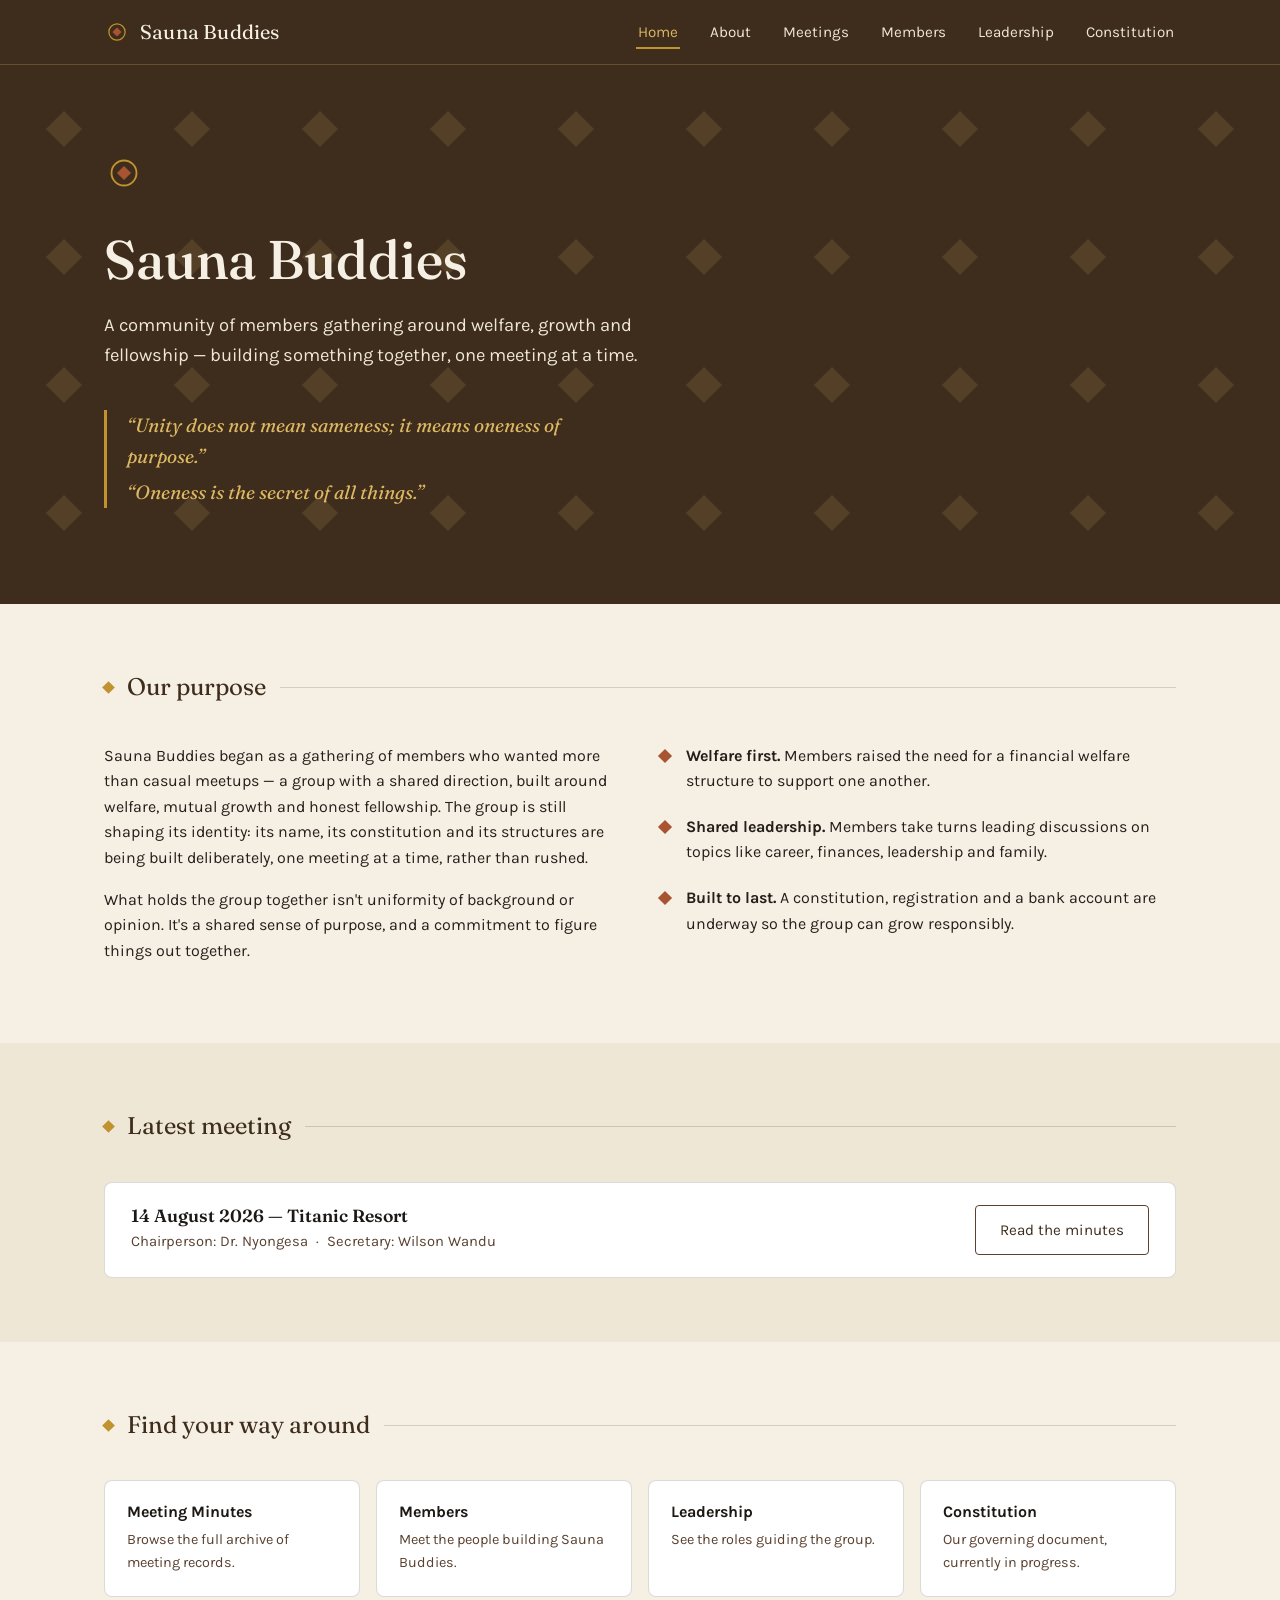
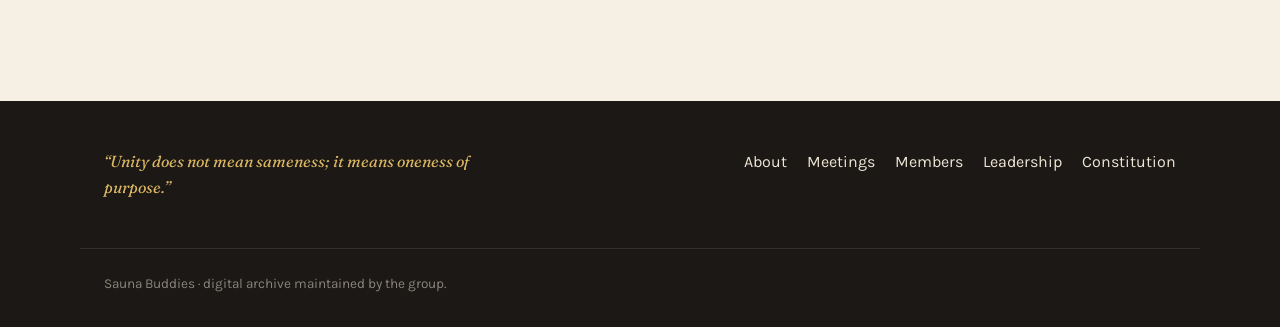
<file: index.html>
<!DOCTYPE html>
<html lang="en">
<head>
<meta charset="UTF-8">
<meta name="viewport" content="width=device-width, initial-scale=1.0">
<title>Sauna Buddies — Oneness of Purpose</title>
<meta name="description" content="Sauna Buddies is a community of members building a shared purpose around welfare, growth and fellowship. Explore our meetings, leadership and constitution.">
<link rel="icon" type="image/svg+xml" href="assets/favicon.svg">
<link rel="preconnect" href="https://fonts.googleapis.com">
<link rel="preconnect" href="https://fonts.gstatic.com" crossorigin>
<link href="https://fonts.googleapis.com/css2?family=Fraunces:opsz,wght@9..144,500;9..144,600&family=Karla:wght@400;500;700&display=swap" rel="stylesheet">
<link rel="stylesheet" href="css/style.css">
</head>
<body>

<header class="site-header">
  <nav class="nav">
    <a class="nav-brand" href="index.html">
      <svg class="nav-mark" viewBox="0 0 64 64" aria-hidden="true">
        <rect width="64" height="64" rx="10" fill="#3E2C1C"/>
        <circle cx="32" cy="32" r="20" fill="none" stroke="#C0932F" stroke-width="3"/>
        <rect x="24" y="24" width="16" height="16" transform="rotate(45 32 32)" fill="#A85332"/>
      </svg>
      Sauna Buddies
    </a>
    <button class="nav-toggle" aria-label="Toggle navigation" aria-expanded="false">Menu</button>
    <ul class="nav-links">
      <li><a href="index.html" aria-current="page">Home</a></li>
      <li><a href="about.html">About</a></li>
      <li><a href="meetings.html">Meetings</a></li>
      <li><a href="members.html">Members</a></li>
      <li><a href="leadership.html">Leadership</a></li>
      <li><a href="constitution.html">Constitution</a></li>
    </ul>
  </nav>
</header>

<main>

  <section class="hero">
    <svg class="hero-pattern" viewBox="0 0 400 200" preserveAspectRatio="xMidYMid slice" aria-hidden="true">
      <defs>
        <pattern id="weave" width="40" height="40" patternUnits="userSpaceOnUse">
          <rect x="16" y="16" width="8" height="8" transform="rotate(45 20 20)" fill="#DCB863"/>
        </pattern>
      </defs>
      <rect width="400" height="200" fill="url(#weave)"/>
    </svg>
    <div class="hero-inner">
      <svg class="hero-eyebrow-mark" viewBox="0 0 64 64" aria-hidden="true">
        <circle cx="32" cy="32" r="20" fill="none" stroke="#C0932F" stroke-width="3"/>
        <rect x="24" y="24" width="16" height="16" transform="rotate(45 32 32)" fill="#A85332"/>
      </svg>
      <h1>Sauna Buddies</h1>
      <p class="hero-lede">A community of members gathering around welfare, growth and fellowship &mdash; building something together, one meeting at a time.</p>
      <div class="hero-quote">
        <p>&ldquo;Unity does not mean sameness; it means oneness of purpose.&rdquo;</p>
        <p>&ldquo;Oneness is the secret of all things.&rdquo;</p>
      </div>
    </div>
  </section>

  <section>
    <div class="container">
      <div class="section-divider">
        <span class="diamond"></span>
        <span class="section-label">Our purpose</span>
        <span class="rule"></span>
      </div>
      <div class="grid-2">
        <div>
          <p>Sauna Buddies began as a gathering of members who wanted more than casual meetups &mdash; a group with a shared direction, built around welfare, mutual growth and honest fellowship. The group is still shaping its identity: its name, its constitution and its structures are being built deliberately, one meeting at a time, rather than rushed.</p>
          <p>What holds the group together isn't uniformity of background or opinion. It's a shared sense of purpose, and a commitment to figure things out together.</p>
        </div>
        <div>
          <ul class="principles-list">
            <li>
              <span class="principle-mark"></span>
              <div><strong>Welfare first.</strong> Members raised the need for a financial welfare structure to support one another.</div>
            </li>
            <li>
              <span class="principle-mark"></span>
              <div><strong>Shared leadership.</strong> Members take turns leading discussions on topics like career, finances, leadership and family.</div>
            </li>
            <li>
              <span class="principle-mark"></span>
              <div><strong>Built to last.</strong> A constitution, registration and a bank account are underway so the group can grow responsibly.</div>
            </li>
          </ul>
        </div>
      </div>
    </div>
  </section>

  <section class="on-dim">
    <div class="container">
      <div class="section-divider">
        <span class="diamond"></span>
        <span class="section-label">Latest meeting</span>
        <span class="rule"></span>
      </div>
      <div class="meeting-row">
        <div class="meeting-info">
          <h3>14 August 2026 &mdash; Titanic Resort</h3>
          <p>Chairperson: Dr. Nyongesa &nbsp;&middot;&nbsp; Secretary: Wilson Wandu</p>
        </div>
        <a class="btn btn-outline-dark" href="meetings/2026-08-14.html">Read the minutes</a>
      </div>
    </div>
  </section>

  <section>
    <div class="container">
      <div class="section-divider">
        <span class="diamond"></span>
        <span class="section-label">Find your way around</span>
        <span class="rule"></span>
      </div>
      <div class="quick-links">
        <a class="quick-link-card" href="meetings.html">
          <h4>Meeting Minutes</h4>
          <p>Browse the full archive of meeting records.</p>
        </a>
        <a class="quick-link-card" href="members.html">
          <h4>Members</h4>
          <p>Meet the people building Sauna Buddies.</p>
        </a>
        <a class="quick-link-card" href="leadership.html">
          <h4>Leadership</h4>
          <p>See the roles guiding the group.</p>
        </a>
        <a class="quick-link-card" href="constitution.html">
          <h4>Constitution</h4>
          <p>Our governing document, currently in progress.</p>
        </a>
      </div>
    </div>
  </section>

</main>

<footer class="site-footer">
  <div class="container footer-inner">
    <p class="footer-quote">&ldquo;Unity does not mean sameness; it means oneness of purpose.&rdquo;</p>
    <ul class="footer-links">
      <li><a href="about.html">About</a></li>
      <li><a href="meetings.html">Meetings</a></li>
      <li><a href="members.html">Members</a></li>
      <li><a href="leadership.html">Leadership</a></li>
      <li><a href="constitution.html">Constitution</a></li>
    </ul>
  </div>
  <div class="container footer-fine">Sauna Buddies &middot; digital archive maintained by the group.</div>
</footer>

<script src="js/main.js"></script>
</body>
</html>
</file>
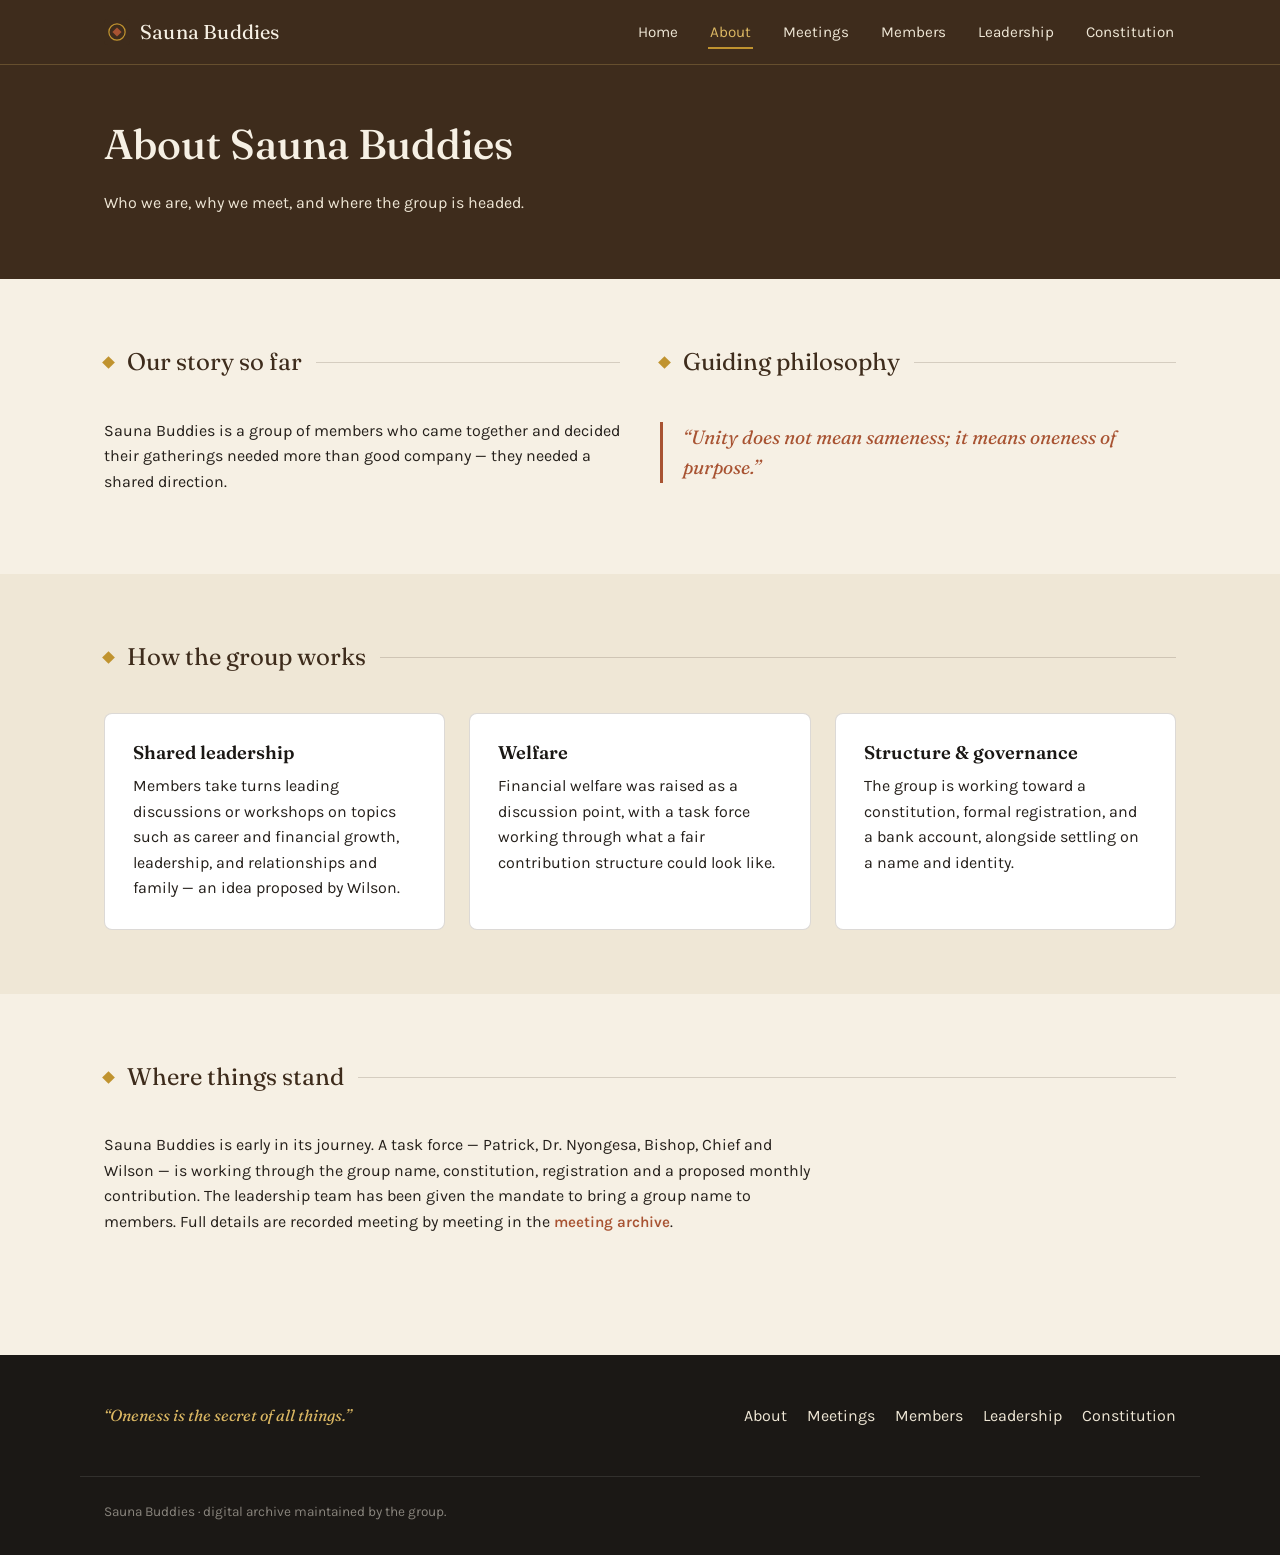
<file: about.html>
<!DOCTYPE html>
<html lang="en">
<head>
<meta charset="UTF-8">
<meta name="viewport" content="width=device-width, initial-scale=1.0">
<title>About — Sauna Buddies</title>
<meta name="description" content="About Sauna Buddies: our purpose, principles and how the group is organised.">
<link rel="icon" type="image/svg+xml" href="assets/favicon.svg">
<link rel="preconnect" href="https://fonts.googleapis.com">
<link rel="preconnect" href="https://fonts.gstatic.com" crossorigin>
<link href="https://fonts.googleapis.com/css2?family=Fraunces:opsz,wght@9..144,500;9..144,600&family=Karla:wght@400;500;700&display=swap" rel="stylesheet">
<link rel="stylesheet" href="css/style.css">
</head>
<body>

<header class="site-header">
  <nav class="nav">
    <a class="nav-brand" href="index.html">
      <svg class="nav-mark" viewBox="0 0 64 64" aria-hidden="true">
        <rect width="64" height="64" rx="10" fill="#3E2C1C"/>
        <circle cx="32" cy="32" r="20" fill="none" stroke="#C0932F" stroke-width="3"/>
        <rect x="24" y="24" width="16" height="16" transform="rotate(45 32 32)" fill="#A85332"/>
      </svg>
      Sauna Buddies
    </a>
    <button class="nav-toggle" aria-label="Toggle navigation" aria-expanded="false">Menu</button>
    <ul class="nav-links">
      <li><a href="index.html">Home</a></li>
      <li><a href="about.html" aria-current="page">About</a></li>
      <li><a href="meetings.html">Meetings</a></li>
      <li><a href="members.html">Members</a></li>
      <li><a href="leadership.html">Leadership</a></li>
      <li><a href="constitution.html">Constitution</a></li>
    </ul>
  </nav>
</header>

<main>
  <div class="page-header">
    <div class="container">
      <h1>About Sauna Buddies</h1>
      <p>Who we are, why we meet, and where the group is headed.</p>
    </div>
  </div>

  <section>
    <div class="container">
      <div class="grid-2">
        <div>
          <div class="section-divider"><span class="diamond"></span><span class="section-label">Our story so far</span><span class="rule"></span></div>
          <p>Sauna Buddies is a group of members who came together and decided their gatherings needed more than good company &mdash; they needed a shared direction. </p>
        
        </div>
        <div>
          <div class="section-divider"><span class="diamond"></span><span class="section-label">Guiding philosophy</span><span class="rule"></span></div>
          <div class="hero-quote" style="border-color:#A85332;">
            <p style="color:#A85332;">&ldquo;Unity does not mean sameness; it means oneness of purpose.&rdquo;</p>
          </div>
          
        </div>
      </div>
    </div>
  </section>

  <section class="on-dim">
    <div class="container">
      <div class="section-divider"><span class="diamond"></span><span class="section-label">How the group works</span><span class="rule"></span></div>
      <div class="card-grid">
        <div class="card">
          <h3>Shared leadership</h3>
          <p>Members take turns leading discussions or workshops on topics such as career and financial growth, leadership, and relationships and family &mdash; an idea proposed by Wilson.</p>
        </div>
        <div class="card">
          <h3>Welfare</h3>
          <p>Financial welfare was raised as a discussion point, with a task force working through what a fair contribution structure could look like.</p>
        </div>
        <div class="card">
          <h3>Structure &amp; governance</h3>
          <p>The group is working toward a constitution, formal registration, and a bank account, alongside settling on a name and identity.</p>
        </div>
      </div>
    </div>
  </section>

  <section>
    <div class="container">
      <div class="section-divider"><span class="diamond"></span><span class="section-label">Where things stand</span><span class="rule"></span></div>
      <p>Sauna Buddies is early in its journey. A task force &mdash; Patrick, Dr. Nyongesa, Bishop, Chief and Wilson &mdash; is working through the group name, constitution, registration and a proposed monthly contribution. The leadership team has been given the mandate to bring a group name to members. Full details are recorded meeting by meeting in the <a class="link-arrow" href="meetings.html">meeting archive</a>.</p>
    </div>
  </section>
</main>

<footer class="site-footer">
  <div class="container footer-inner">
    <p class="footer-quote">&ldquo;Oneness is the secret of all things.&rdquo;</p>
    <ul class="footer-links">
      <li><a href="about.html">About</a></li>
      <li><a href="meetings.html">Meetings</a></li>
      <li><a href="members.html">Members</a></li>
      <li><a href="leadership.html">Leadership</a></li>
      <li><a href="constitution.html">Constitution</a></li>
    </ul>
  </div>
  <div class="container footer-fine">Sauna Buddies &middot; digital archive maintained by the group.</div>
</footer>

<script src="js/main.js"></script>
</body>
</html>
</file>
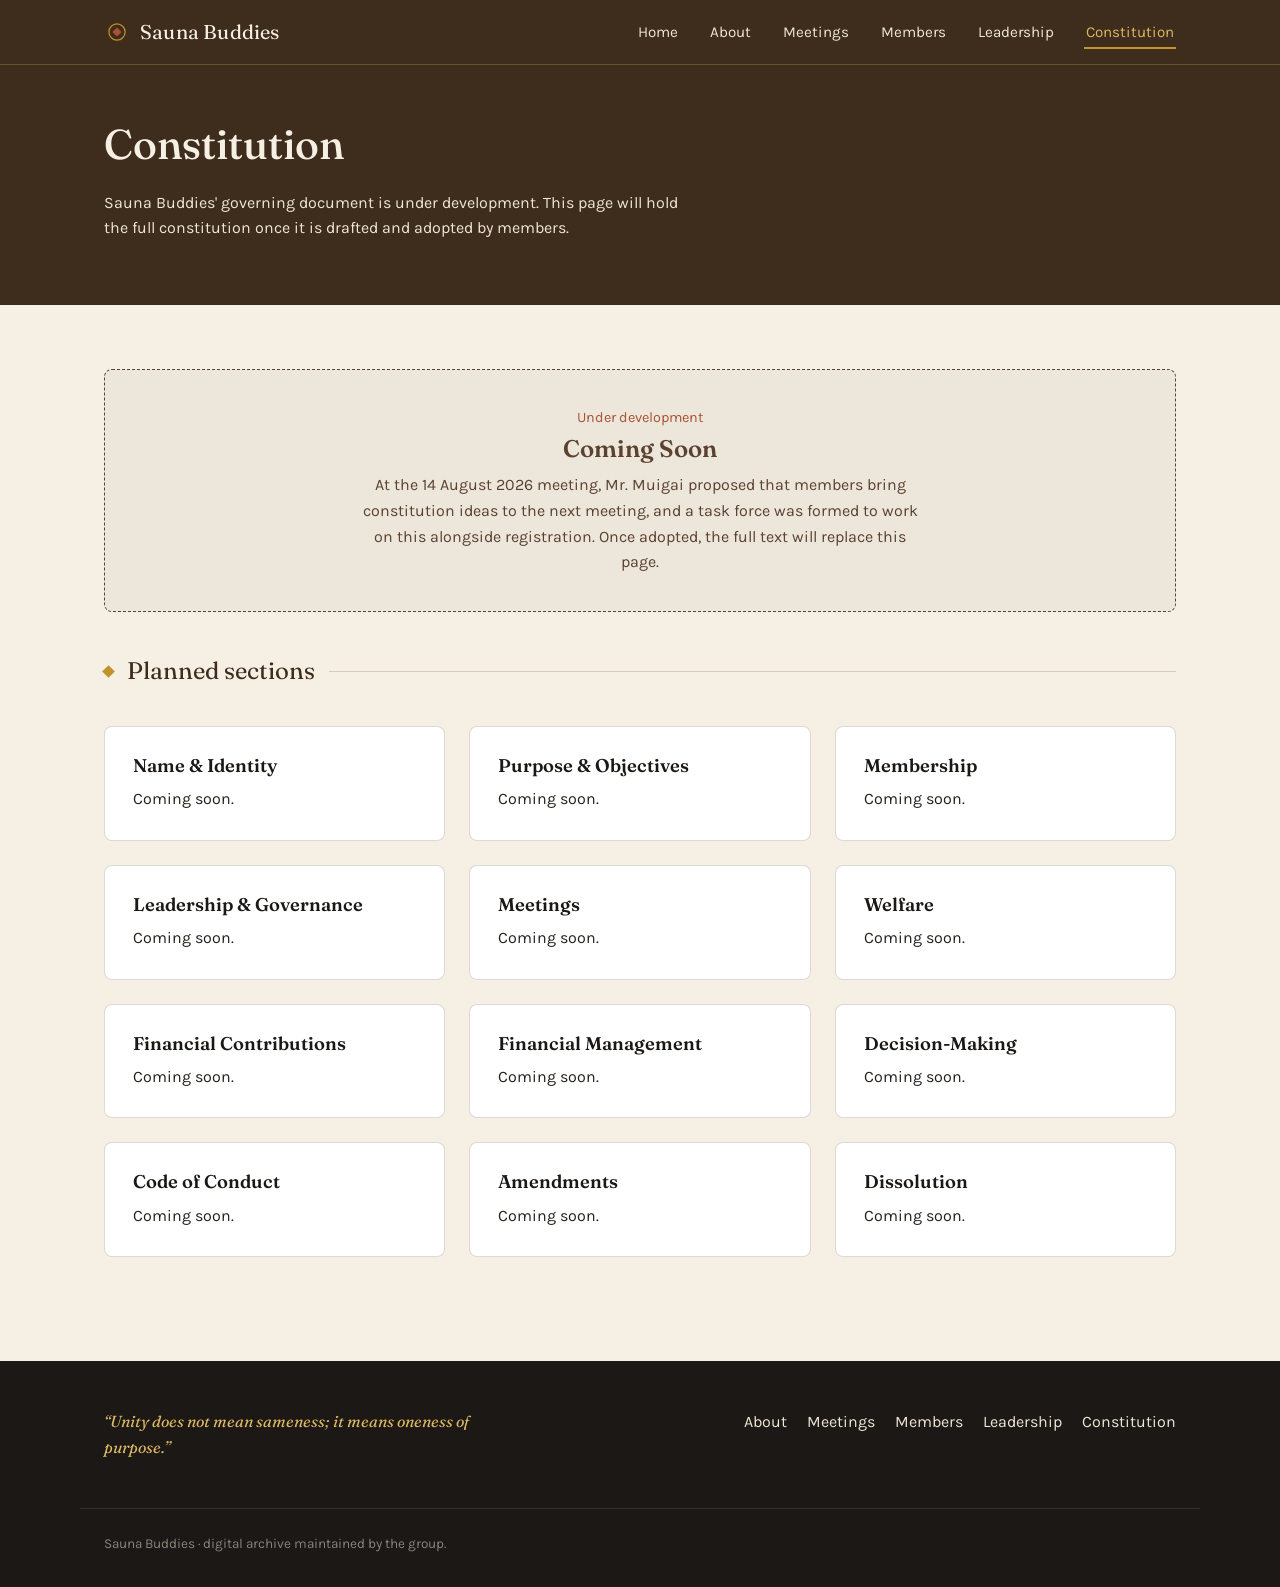
<file: constitution.html>
<!DOCTYPE html>
<html lang="en">
<head>
<meta charset="UTF-8">
<meta name="viewport" content="width=device-width, initial-scale=1.0">
<title>Constitution — Sauna Buddies</title>
<meta name="description" content="The Sauna Buddies constitution, currently under development.">
<link rel="icon" type="image/svg+xml" href="assets/favicon.svg">
<link rel="preconnect" href="https://fonts.googleapis.com">
<link rel="preconnect" href="https://fonts.gstatic.com" crossorigin>
<link href="https://fonts.googleapis.com/css2?family=Fraunces:opsz,wght@9..144,500;9..144,600&family=Karla:wght@400;500;700&display=swap" rel="stylesheet">
<link rel="stylesheet" href="css/style.css">
</head>
<body>

<header class="site-header">
  <nav class="nav">
    <a class="nav-brand" href="index.html">
      <svg class="nav-mark" viewBox="0 0 64 64" aria-hidden="true">
        <rect width="64" height="64" rx="10" fill="#3E2C1C"/>
        <circle cx="32" cy="32" r="20" fill="none" stroke="#C0932F" stroke-width="3"/>
        <rect x="24" y="24" width="16" height="16" transform="rotate(45 32 32)" fill="#A85332"/>
      </svg>
      Sauna Buddies
    </a>
    <button class="nav-toggle" aria-label="Toggle navigation" aria-expanded="false">Menu</button>
    <ul class="nav-links">
      <li><a href="index.html">Home</a></li>
      <li><a href="about.html">About</a></li>
      <li><a href="meetings.html">Meetings</a></li>
      <li><a href="members.html">Members</a></li>
      <li><a href="leadership.html">Leadership</a></li>
      <li><a href="constitution.html" aria-current="page">Constitution</a></li>
    </ul>
  </nav>
</header>

<main>
  <div class="page-header">
    <div class="container">
      <h1>Constitution</h1>
      <p>Sauna Buddies' governing document is under development. This page will hold the full constitution once it is drafted and adopted by members.</p>
    </div>
  </div>

  <section>
    <div class="container">
      <div class="placeholder-card" style="margin-bottom:40px; text-align:center; padding:36px;">
        <span class="placeholder-label" style="font-size:0.9rem;">Under development</span>
        <h2 style="margin:6px 0 0; color:#5A4130;">Coming Soon</h2>
        <p style="margin:10px auto 0; max-width:56ch;">At the 14 August 2026 meeting, Mr. Muigai proposed that members bring constitution ideas to the next meeting, and a task force was formed to work on this alongside registration. Once adopted, the full text will replace this page.</p>
      </div>

      <div class="section-divider"><span class="diamond"></span><span class="section-label">Planned sections</span><span class="rule"></span></div>
      <div class="card-grid">
        <div class="card"><h3>Name &amp; Identity</h3><p>Coming soon.</p></div>
        <div class="card"><h3>Purpose &amp; Objectives</h3><p>Coming soon.</p></div>
        <div class="card"><h3>Membership</h3><p>Coming soon.</p></div>
        <div class="card"><h3>Leadership &amp; Governance</h3><p>Coming soon.</p></div>
        <div class="card"><h3>Meetings</h3><p>Coming soon.</p></div>
        <div class="card"><h3>Welfare</h3><p>Coming soon.</p></div>
        <div class="card"><h3>Financial Contributions</h3><p>Coming soon.</p></div>
        <div class="card"><h3>Financial Management</h3><p>Coming soon.</p></div>
        <div class="card"><h3>Decision-Making</h3><p>Coming soon.</p></div>
        <div class="card"><h3>Code of Conduct</h3><p>Coming soon.</p></div>
        <div class="card"><h3>Amendments</h3><p>Coming soon.</p></div>
        <div class="card"><h3>Dissolution</h3><p>Coming soon.</p></div>
      </div>
    </div>
  </section>
</main>

<footer class="site-footer">
  <div class="container footer-inner">
    <p class="footer-quote">&ldquo;Unity does not mean sameness; it means oneness of purpose.&rdquo;</p>
    <ul class="footer-links">
      <li><a href="about.html">About</a></li>
      <li><a href="meetings.html">Meetings</a></li>
      <li><a href="members.html">Members</a></li>
      <li><a href="leadership.html">Leadership</a></li>
      <li><a href="constitution.html">Constitution</a></li>
    </ul>
  </div>
  <div class="container footer-fine">Sauna Buddies &middot; digital archive maintained by the group.</div>
</footer>

<script src="js/main.js"></script>
</body>
</html>
</file>
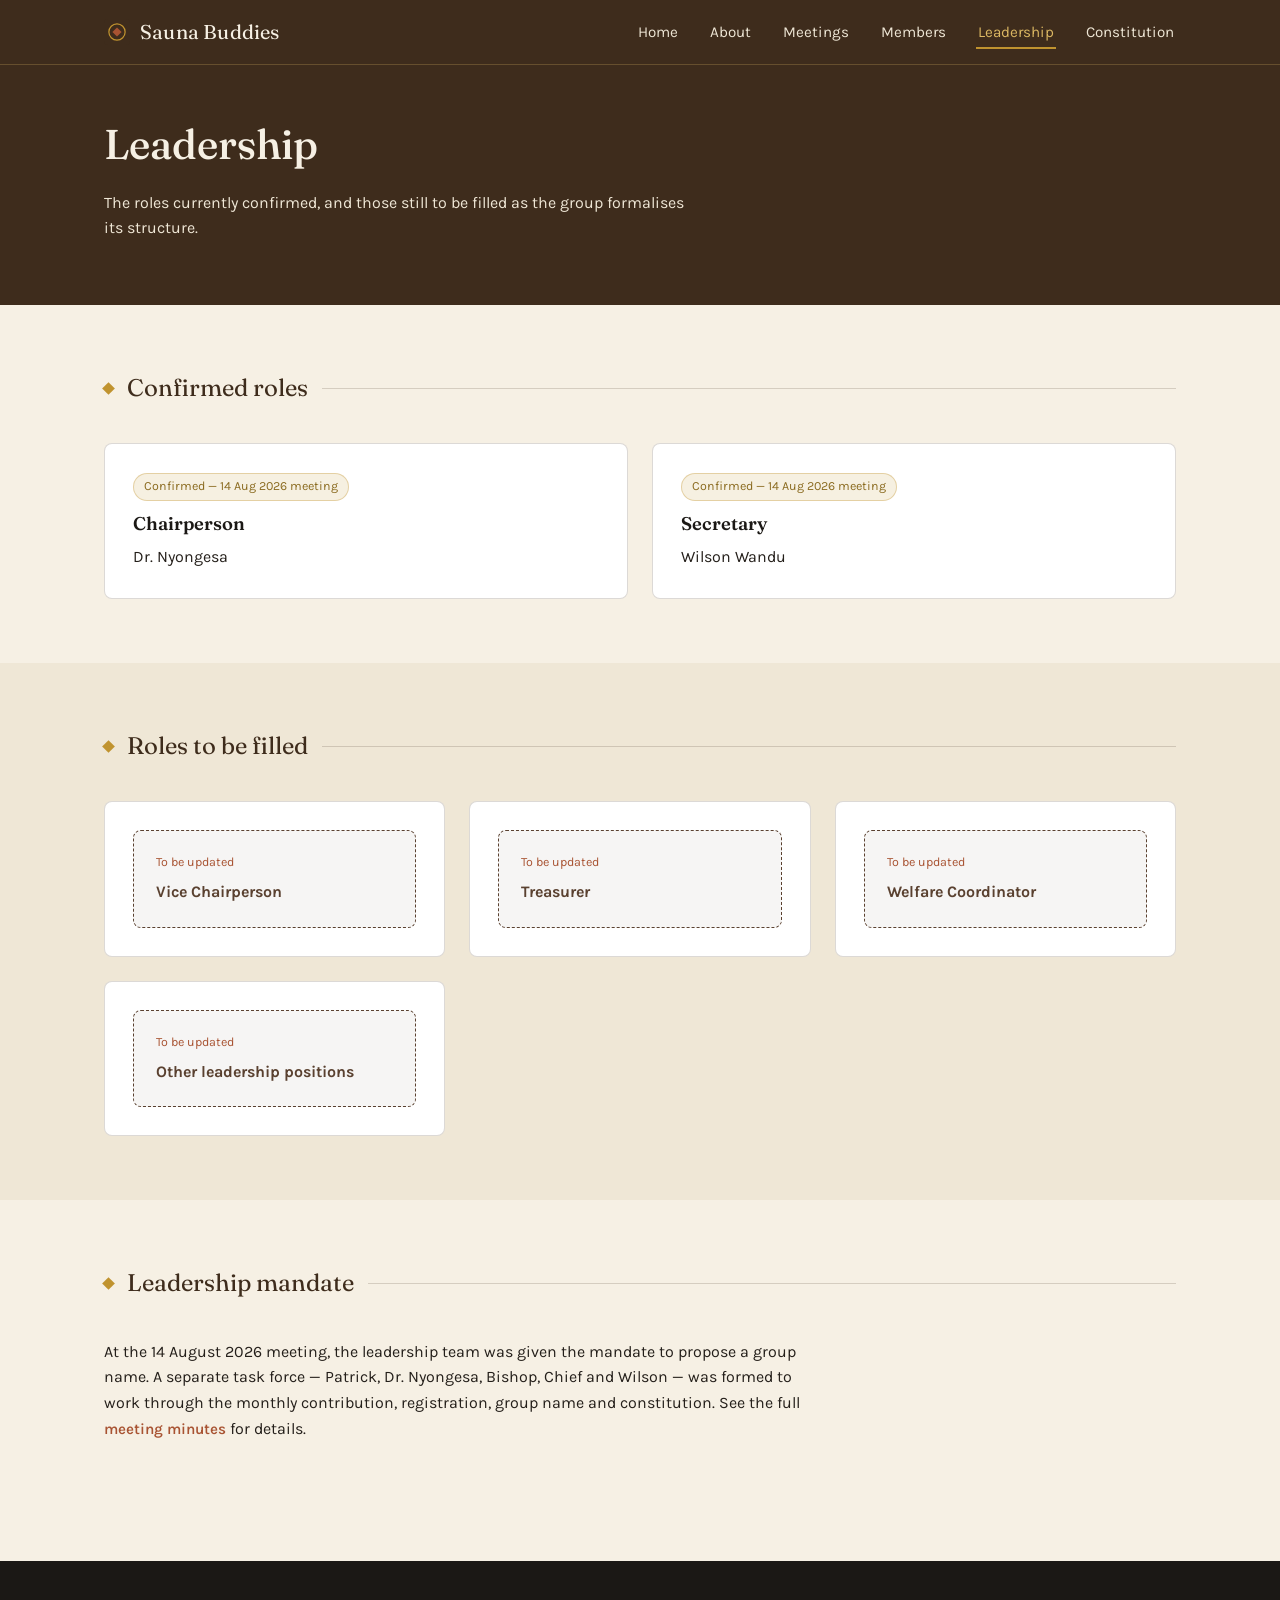
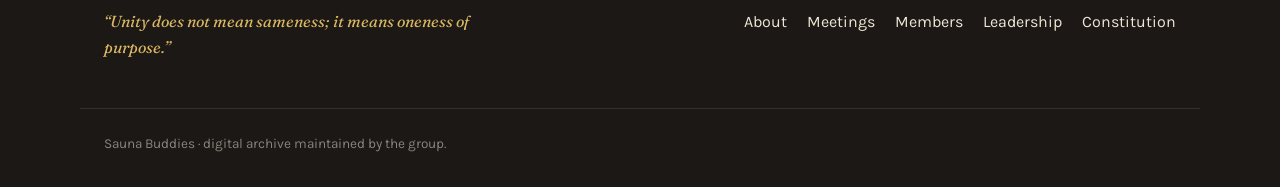
<file: leadership.html>
<!DOCTYPE html>
<html lang="en">
<head>
<meta charset="UTF-8">
<meta name="viewport" content="width=device-width, initial-scale=1.0">
<title>Leadership — Sauna Buddies</title>
<meta name="description" content="Leadership roles and the task force guiding Sauna Buddies.">
<link rel="icon" type="image/svg+xml" href="assets/favicon.svg">
<link rel="preconnect" href="https://fonts.googleapis.com">
<link rel="preconnect" href="https://fonts.gstatic.com" crossorigin>
<link href="https://fonts.googleapis.com/css2?family=Fraunces:opsz,wght@9..144,500;9..144,600&family=Karla:wght@400;500;700&display=swap" rel="stylesheet">
<link rel="stylesheet" href="css/style.css">
</head>
<body>

<header class="site-header">
  <nav class="nav">
    <a class="nav-brand" href="index.html">
      <svg class="nav-mark" viewBox="0 0 64 64" aria-hidden="true">
        <rect width="64" height="64" rx="10" fill="#3E2C1C"/>
        <circle cx="32" cy="32" r="20" fill="none" stroke="#C0932F" stroke-width="3"/>
        <rect x="24" y="24" width="16" height="16" transform="rotate(45 32 32)" fill="#A85332"/>
      </svg>
      Sauna Buddies
    </a>
    <button class="nav-toggle" aria-label="Toggle navigation" aria-expanded="false">Menu</button>
    <ul class="nav-links">
      <li><a href="index.html">Home</a></li>
      <li><a href="about.html">About</a></li>
      <li><a href="meetings.html">Meetings</a></li>
      <li><a href="members.html">Members</a></li>
      <li><a href="leadership.html" aria-current="page">Leadership</a></li>
      <li><a href="constitution.html">Constitution</a></li>
    </ul>
  </nav>
</header>

<main>
  <div class="page-header">
    <div class="container">
      <h1>Leadership</h1>
      <p>The roles currently confirmed, and those still to be filled as the group formalises its structure.</p>
    </div>
  </div>

  <section>
    <div class="container">
      <div class="section-divider"><span class="diamond"></span><span class="section-label">Confirmed roles</span><span class="rule"></span></div>
      <div class="card-grid">
        <div class="card">
          <span class="tag tag-gold">Confirmed &mdash; 14 Aug 2026 meeting</span>
          <h3 style="margin-top:12px;">Chairperson</h3>
          <p>Dr. Nyongesa</p>
        </div>
        <div class="card">
          <span class="tag tag-gold">Confirmed &mdash; 14 Aug 2026 meeting</span>
          <h3 style="margin-top:12px;">Secretary</h3>
          <p>Wilson Wandu</p>
        </div>
      </div>
    </div>
  </section>

  <section class="on-dim">
    <div class="container">
      <div class="section-divider"><span class="diamond"></span><span class="section-label">Roles to be filled</span><span class="rule"></span></div>
      <div class="card-grid">
        <div class="card"><div class="placeholder-card"><span class="placeholder-label">To be updated</span><strong>Vice Chairperson</strong></div></div>
        <div class="card"><div class="placeholder-card"><span class="placeholder-label">To be updated</span><strong>Treasurer</strong></div></div>
        <div class="card"><div class="placeholder-card"><span class="placeholder-label">To be updated</span><strong>Welfare Coordinator</strong></div></div>
        <div class="card"><div class="placeholder-card"><span class="placeholder-label">To be updated</span><strong>Other leadership positions</strong></div></div>
      </div>
    </div>
  </section>

  <section>
    <div class="container">
      <div class="section-divider"><span class="diamond"></span><span class="section-label">Leadership mandate</span><span class="rule"></span></div>
      <p>At the 14 August 2026 meeting, the leadership team was given the mandate to propose a group name. A separate task force &mdash; Patrick, Dr. Nyongesa, Bishop, Chief and Wilson &mdash; was formed to work through the monthly contribution, registration, group name and constitution. See the full <a class="link-arrow" href="meetings/2026-08-14.html">meeting minutes</a> for details.</p>
    </div>
  </section>
</main>

<footer class="site-footer">
  <div class="container footer-inner">
    <p class="footer-quote">&ldquo;Unity does not mean sameness; it means oneness of purpose.&rdquo;</p>
    <ul class="footer-links">
      <li><a href="about.html">About</a></li>
      <li><a href="meetings.html">Meetings</a></li>
      <li><a href="members.html">Members</a></li>
      <li><a href="leadership.html">Leadership</a></li>
      <li><a href="constitution.html">Constitution</a></li>
    </ul>
  </div>
  <div class="container footer-fine">Sauna Buddies &middot; digital archive maintained by the group.</div>
</footer>

<script src="js/main.js"></script>
</body>
</html>
</file>
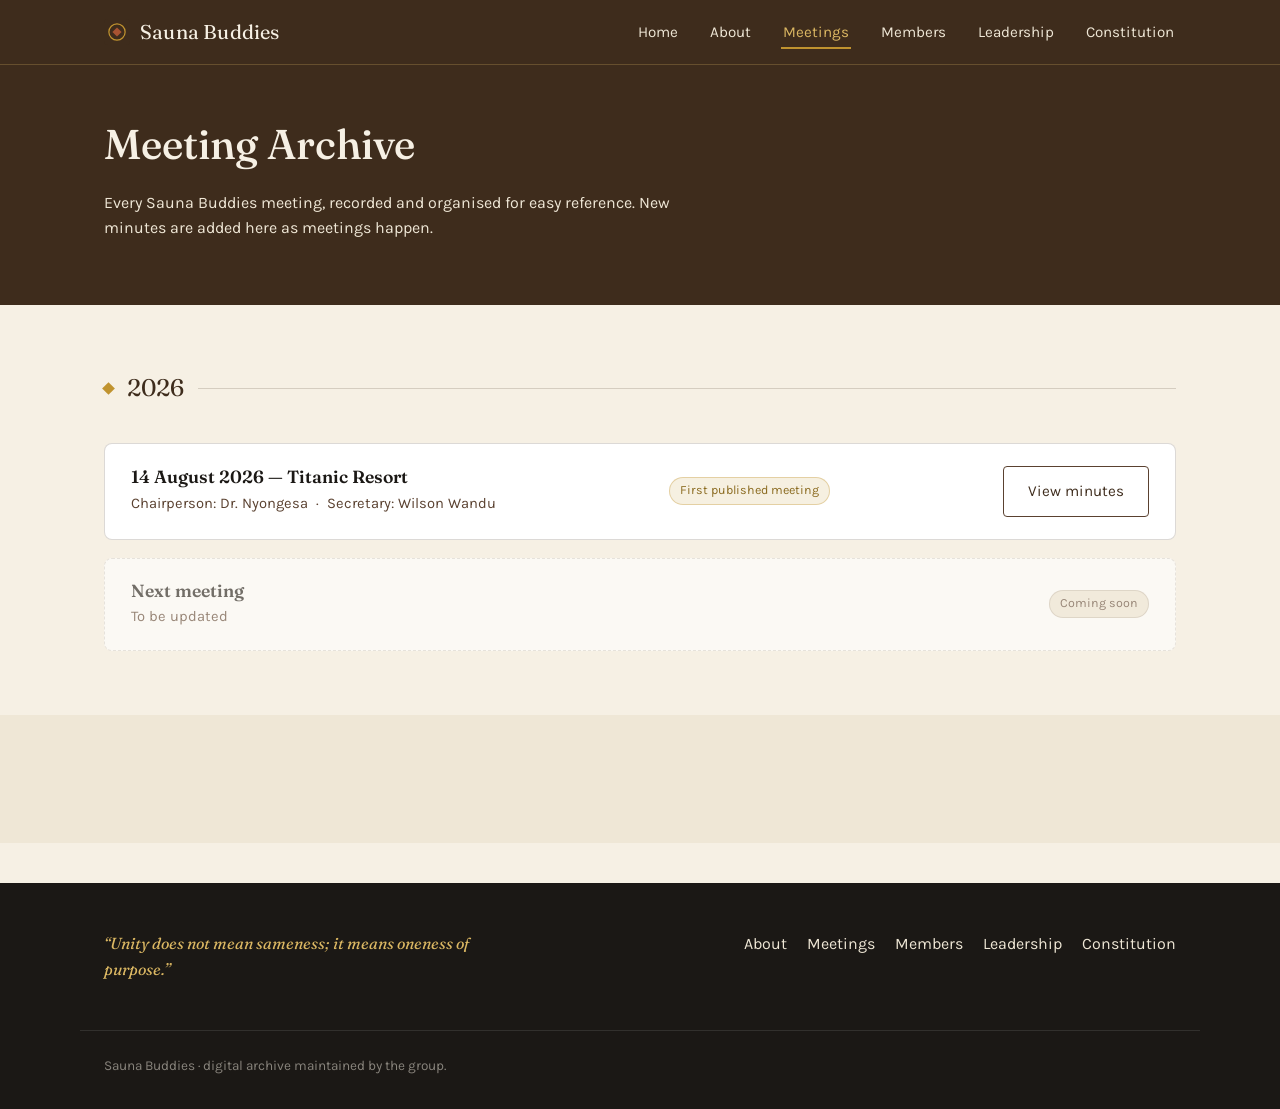
<file: meetings.html>
<!DOCTYPE html>
<html lang="en">
<head>
<meta charset="UTF-8">
<meta name="viewport" content="width=device-width, initial-scale=1.0">
<title>Meetings — Sauna Buddies</title>
<meta name="description" content="Archive of Sauna Buddies meeting minutes, starting with 14 August 2026.">
<link rel="icon" type="image/svg+xml" href="assets/favicon.svg">
<link rel="preconnect" href="https://fonts.googleapis.com">
<link rel="preconnect" href="https://fonts.gstatic.com" crossorigin>
<link href="https://fonts.googleapis.com/css2?family=Fraunces:opsz,wght@9..144,500;9..144,600&family=Karla:wght@400;500;700&display=swap" rel="stylesheet">
<link rel="stylesheet" href="css/style.css">
</head>
<body>

<header class="site-header">
  <nav class="nav">
    <a class="nav-brand" href="index.html">
      <svg class="nav-mark" viewBox="0 0 64 64" aria-hidden="true">
        <rect width="64" height="64" rx="10" fill="#3E2C1C"/>
        <circle cx="32" cy="32" r="20" fill="none" stroke="#C0932F" stroke-width="3"/>
        <rect x="24" y="24" width="16" height="16" transform="rotate(45 32 32)" fill="#A85332"/>
      </svg>
      Sauna Buddies
    </a>
    <button class="nav-toggle" aria-label="Toggle navigation" aria-expanded="false">Menu</button>
    <ul class="nav-links">
      <li><a href="index.html">Home</a></li>
      <li><a href="about.html">About</a></li>
      <li><a href="meetings.html" aria-current="page">Meetings</a></li>
      <li><a href="members.html">Members</a></li>
      <li><a href="leadership.html">Leadership</a></li>
      <li><a href="constitution.html">Constitution</a></li>
    </ul>
  </nav>
</header>

<main>
  <div class="page-header">
    <div class="container">
      <h1>Meeting Archive</h1>
      <p>Every Sauna Buddies meeting, recorded and organised for easy reference. New minutes are added here as meetings happen.</p>
    </div>
  </div>

  <section>
    <div class="container">
      <div class="section-divider"><span class="diamond"></span><span class="section-label">2026</span><span class="rule"></span></div>
      <div class="meeting-list">
        <div class="meeting-row">
          <div class="meeting-info">
            <h3>14 August 2026 &mdash; Titanic Resort</h3>
            <p>Chairperson: Dr. Nyongesa &nbsp;&middot;&nbsp; Secretary: Wilson Wandu</p>
          </div>
          <span class="tag tag-gold">First published meeting</span>
          <a class="btn btn-outline-dark" href="meetings/2026-08-14.html">View minutes</a>
        </div>

        <div class="meeting-row meeting-row-placeholder">
          <div class="meeting-info">
            <h3>Next meeting</h3>
            <p>To be updated</p>
          </div>
          <span class="tag">Coming soon</span>
        </div>
      </div>
    </div>
  </section>

  <section class="on-dim">
    <div class="container">
      
  </section>
</main>

<footer class="site-footer">
  <div class="container footer-inner">
    <p class="footer-quote">&ldquo;Unity does not mean sameness; it means oneness of purpose.&rdquo;</p>
    <ul class="footer-links">
      <li><a href="about.html">About</a></li>
      <li><a href="meetings.html">Meetings</a></li>
      <li><a href="members.html">Members</a></li>
      <li><a href="leadership.html">Leadership</a></li>
      <li><a href="constitution.html">Constitution</a></li>
    </ul>
  </div>
  <div class="container footer-fine">Sauna Buddies &middot; digital archive maintained by the group.</div>
</footer>

<script src="js/main.js"></script>
</body>
</html>
</file>
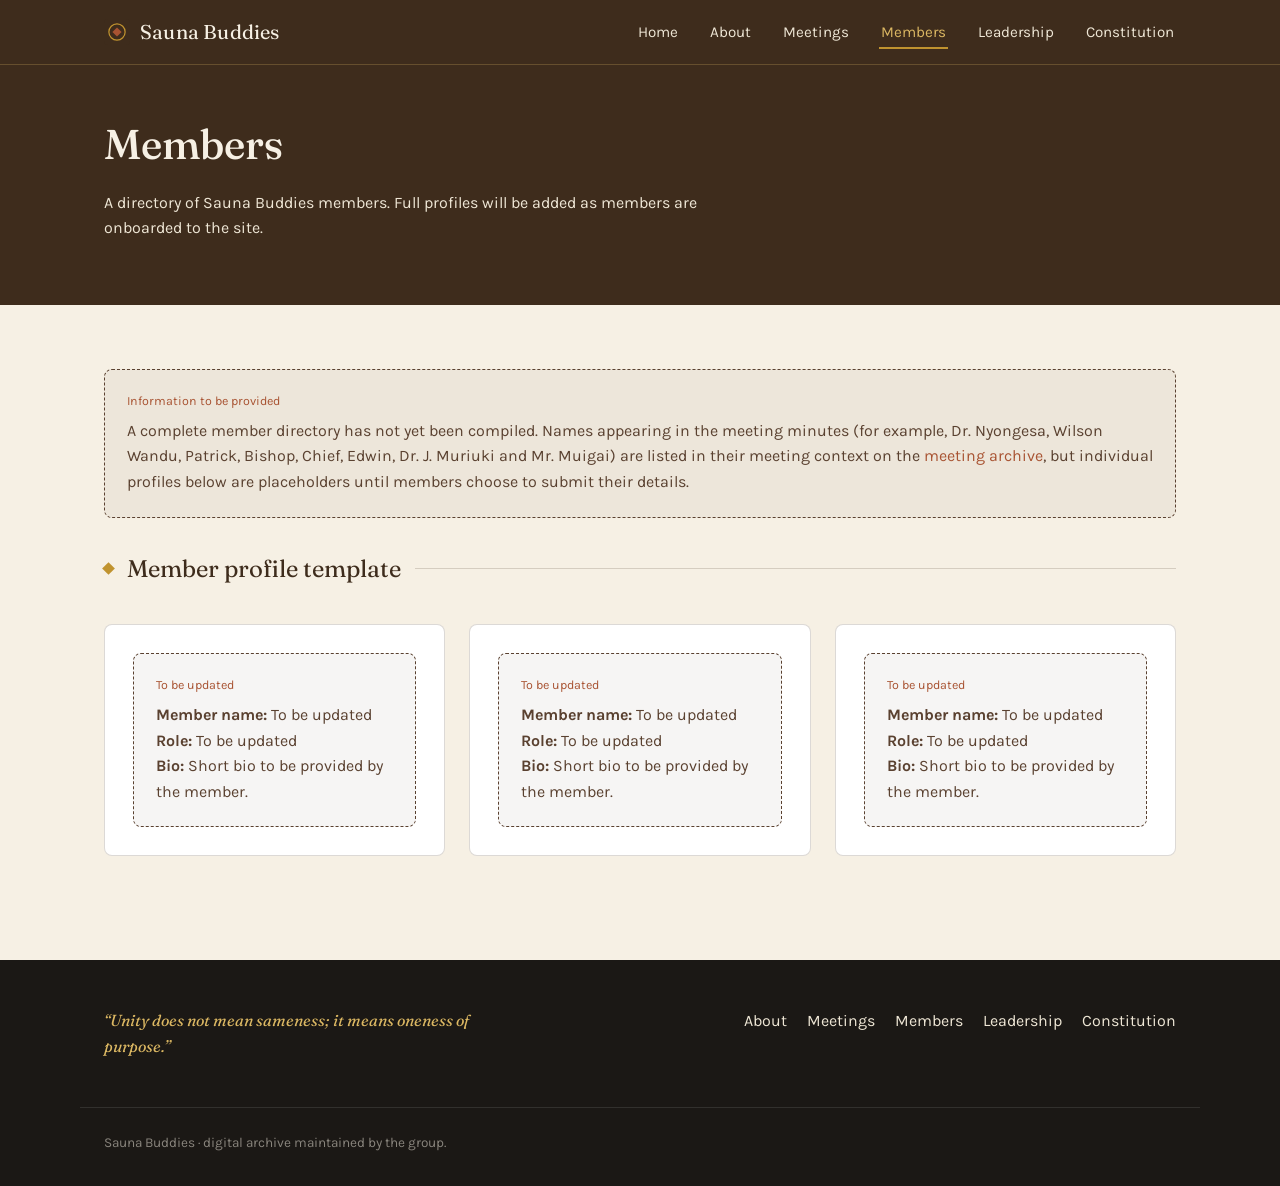
<file: members.html>
<!DOCTYPE html>
<html lang="en">
<head>
<meta charset="UTF-8">
<meta name="viewport" content="width=device-width, initial-scale=1.0">
<title>Members — Sauna Buddies</title>
<meta name="description" content="Meet the members of Sauna Buddies.">
<link rel="icon" type="image/svg+xml" href="assets/favicon.svg">
<link rel="preconnect" href="https://fonts.googleapis.com">
<link rel="preconnect" href="https://fonts.gstatic.com" crossorigin>
<link href="https://fonts.googleapis.com/css2?family=Fraunces:opsz,wght@9..144,500;9..144,600&family=Karla:wght@400;500;700&display=swap" rel="stylesheet">
<link rel="stylesheet" href="css/style.css">
</head>
<body>

<header class="site-header">
  <nav class="nav">
    <a class="nav-brand" href="index.html">
      <svg class="nav-mark" viewBox="0 0 64 64" aria-hidden="true">
        <rect width="64" height="64" rx="10" fill="#3E2C1C"/>
        <circle cx="32" cy="32" r="20" fill="none" stroke="#C0932F" stroke-width="3"/>
        <rect x="24" y="24" width="16" height="16" transform="rotate(45 32 32)" fill="#A85332"/>
      </svg>
      Sauna Buddies
    </a>
    <button class="nav-toggle" aria-label="Toggle navigation" aria-expanded="false">Menu</button>
    <ul class="nav-links">
      <li><a href="index.html">Home</a></li>
      <li><a href="about.html">About</a></li>
      <li><a href="meetings.html">Meetings</a></li>
      <li><a href="members.html" aria-current="page">Members</a></li>
      <li><a href="leadership.html">Leadership</a></li>
      <li><a href="constitution.html">Constitution</a></li>
    </ul>
  </nav>
</header>

<main>
  <div class="page-header">
    <div class="container">
      <h1>Members</h1>
      <p>A directory of Sauna Buddies members. Full profiles will be added as members are onboarded to the site.</p>
    </div>
  </div>

  <section>
    <div class="container">
      <div class="placeholder-card" style="margin-bottom: 32px;">
        <span class="placeholder-label">Information to be provided</span>
        A complete member directory has not yet been compiled. Names appearing in the meeting minutes (for example, Dr. Nyongesa, Wilson Wandu, Patrick, Bishop, Chief, Edwin, Dr. J. Muriuki and Mr. Muigai) are listed in their meeting context on the <a href="meetings.html" style="color:#A85332;">meeting archive</a>, but individual profiles below are placeholders until members choose to submit their details.
      </div>

      <div class="section-divider"><span class="diamond"></span><span class="section-label">Member profile template</span><span class="rule"></span></div>
      <div class="card-grid">
        <div class="card">
          <div class="placeholder-card">
            <span class="placeholder-label">To be updated</span>
            <strong>Member name:</strong> To be updated<br>
            <strong>Role:</strong> To be updated<br>
            <strong>Bio:</strong> Short bio to be provided by the member.
          </div>
        </div>
        <div class="card">
          <div class="placeholder-card">
            <span class="placeholder-label">To be updated</span>
            <strong>Member name:</strong> To be updated<br>
            <strong>Role:</strong> To be updated<br>
            <strong>Bio:</strong> Short bio to be provided by the member.
          </div>
        </div>
        <div class="card">
          <div class="placeholder-card">
            <span class="placeholder-label">To be updated</span>
            <strong>Member name:</strong> To be updated<br>
            <strong>Role:</strong> To be updated<br>
            <strong>Bio:</strong> Short bio to be provided by the member.
          </div>
        </div>
      </div>
    </div>
  </section>
</main>

<footer class="site-footer">
  <div class="container footer-inner">
    <p class="footer-quote">&ldquo;Unity does not mean sameness; it means oneness of purpose.&rdquo;</p>
    <ul class="footer-links">
      <li><a href="about.html">About</a></li>
      <li><a href="meetings.html">Meetings</a></li>
      <li><a href="members.html">Members</a></li>
      <li><a href="leadership.html">Leadership</a></li>
      <li><a href="constitution.html">Constitution</a></li>
    </ul>
  </div>
  <div class="container footer-fine">Sauna Buddies &middot; digital archive maintained by the group.</div>
</footer>

<script src="js/main.js"></script>
</body>
</html>
</file>
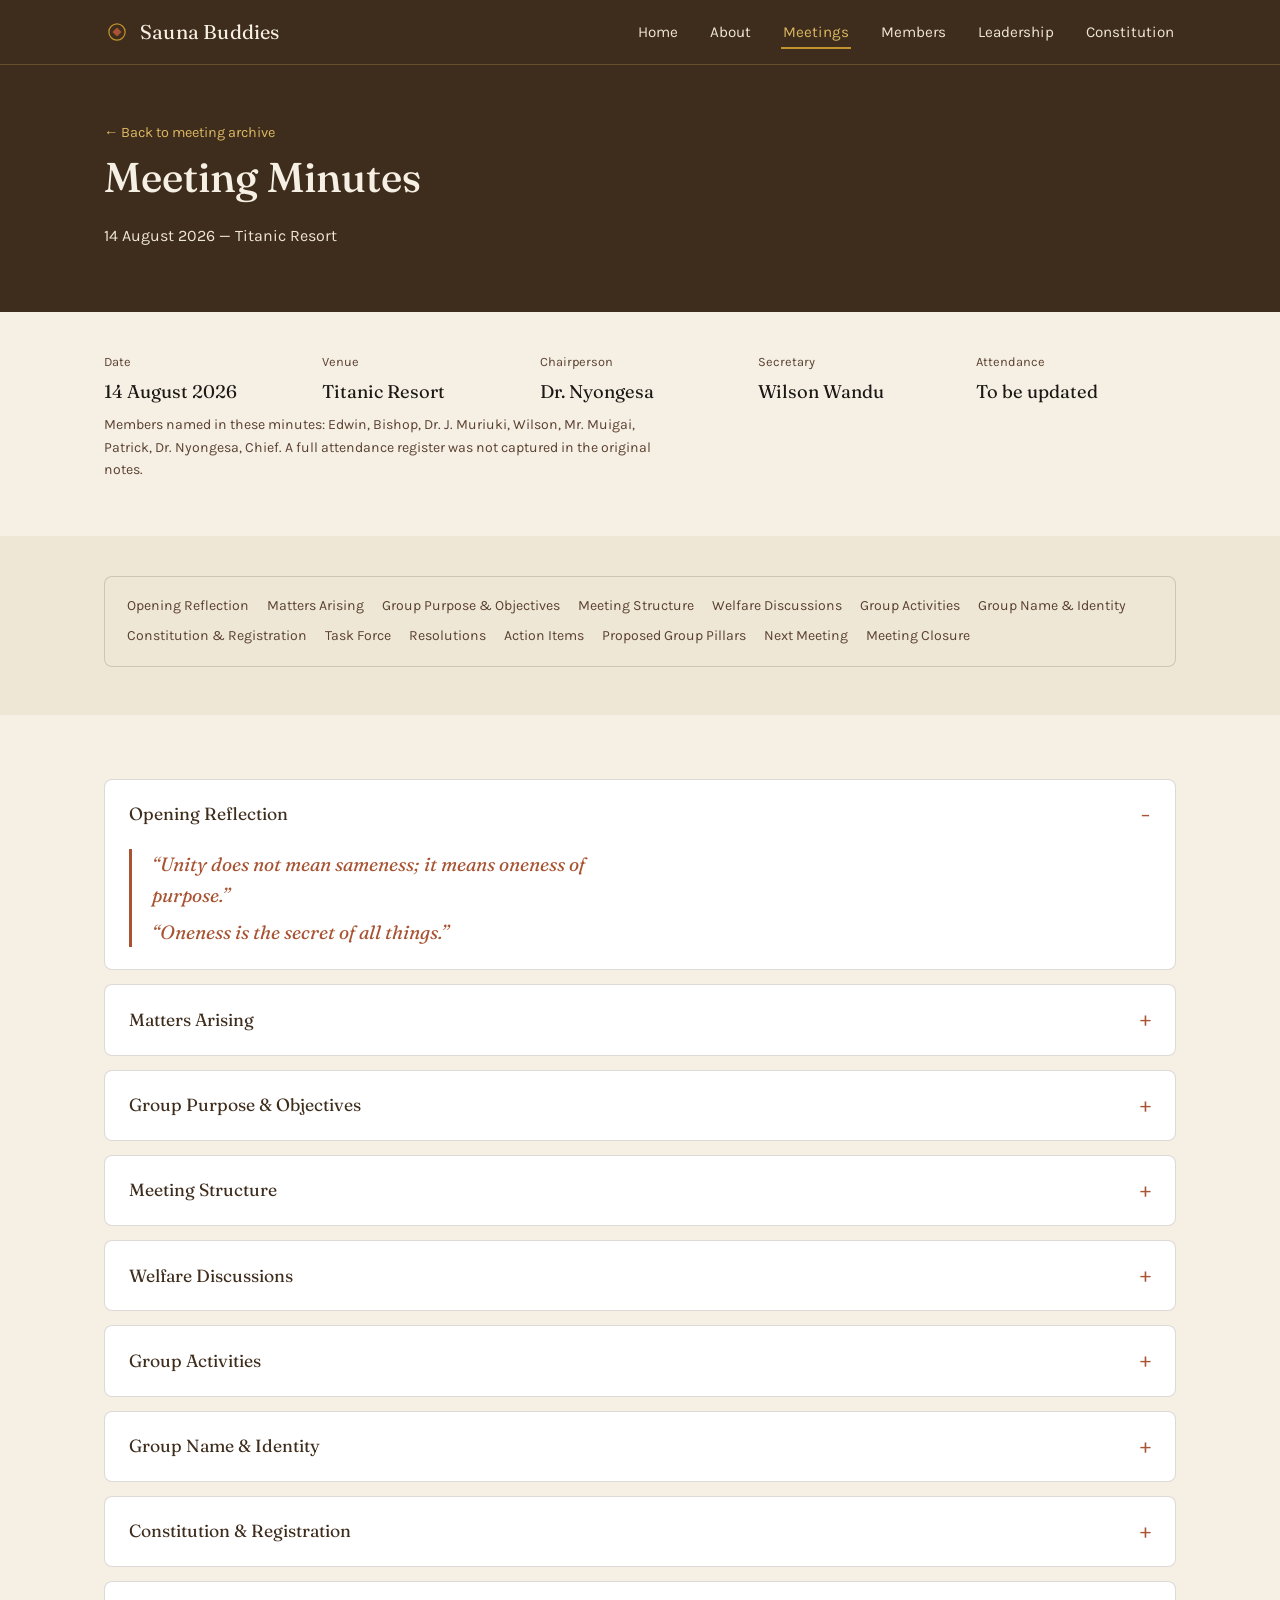
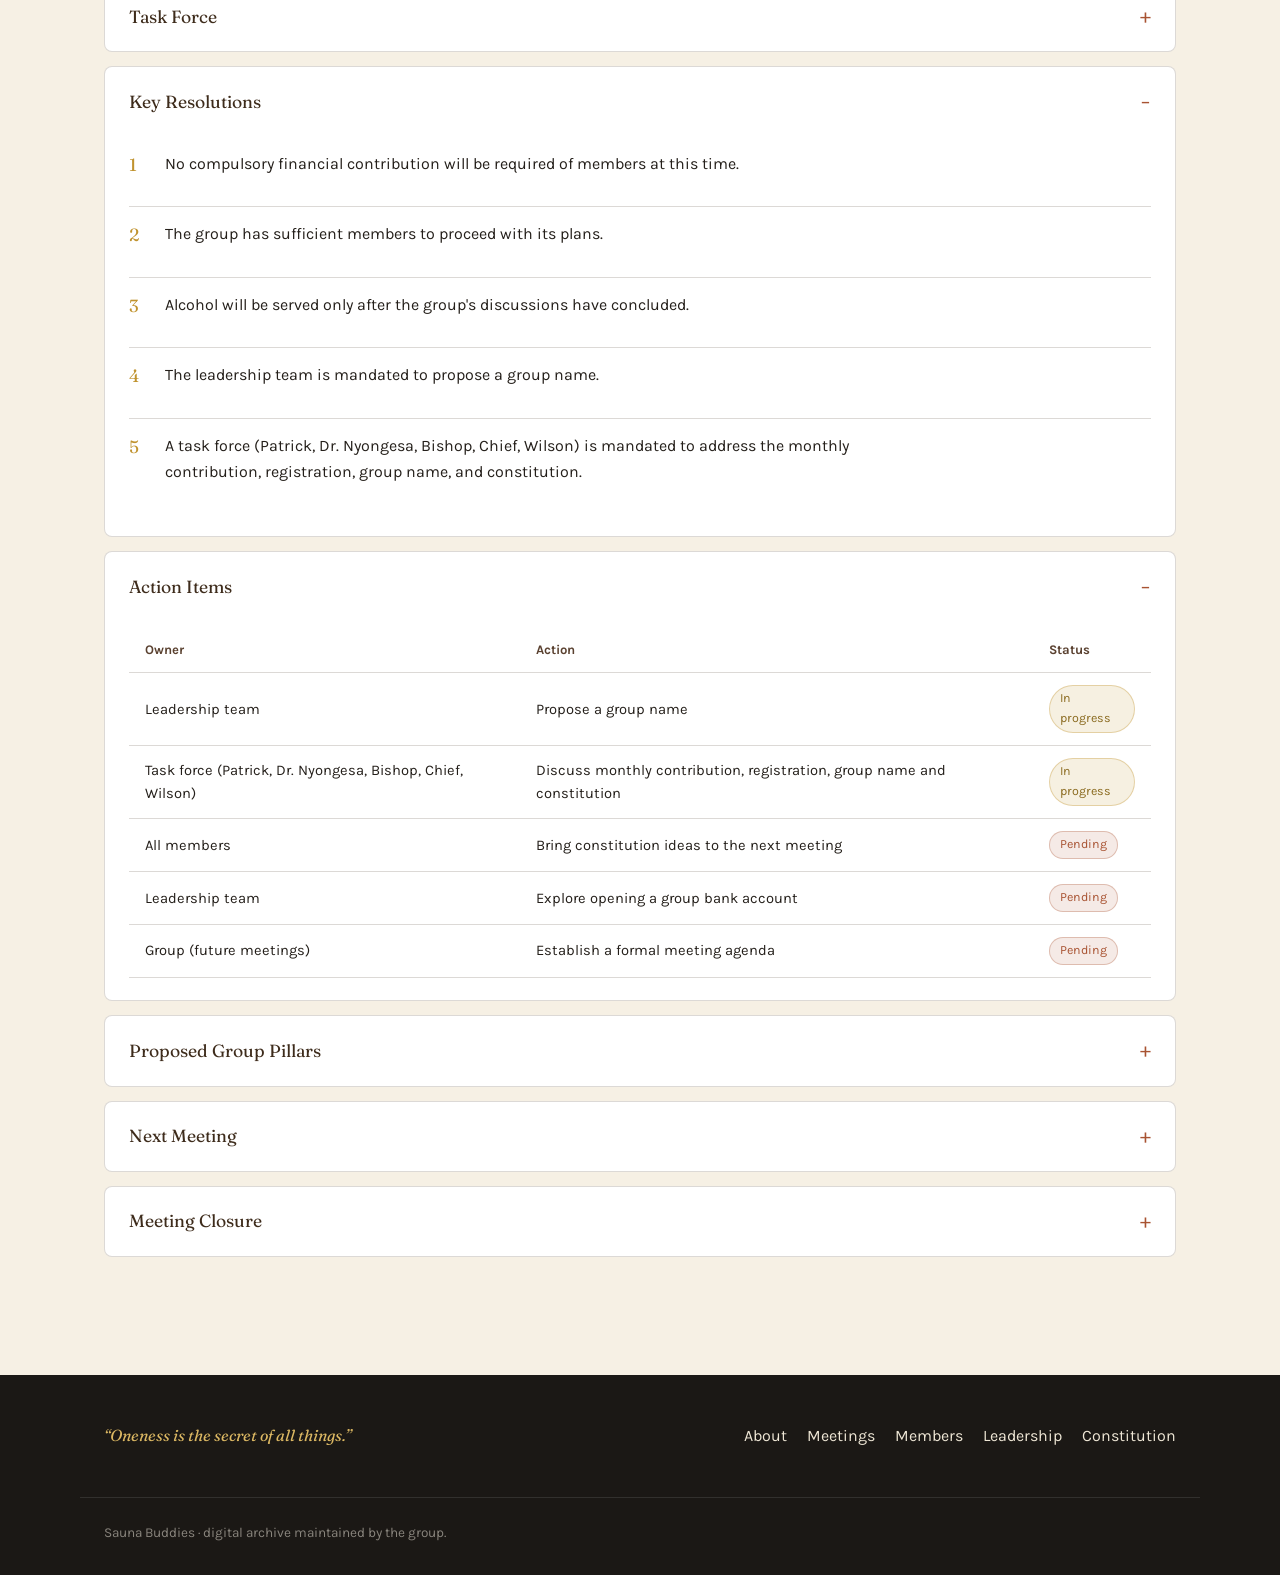
<file: meetings/2026-08-14.html>
<!DOCTYPE html>
<html lang="en">
<head>
<meta charset="UTF-8">
<meta name="viewport" content="width=device-width, initial-scale=1.0">
<title>14 August 2026 Minutes — Sauna Buddies</title>
<meta name="description" content="Minutes from the Sauna Buddies meeting held on 14 August 2026 at Titanic Resort.">
<link rel="icon" type="image/svg+xml" href="../assets/favicon.svg">
<link rel="preconnect" href="https://fonts.googleapis.com">
<link rel="preconnect" href="https://fonts.gstatic.com" crossorigin>
<link href="https://fonts.googleapis.com/css2?family=Fraunces:opsz,wght@9..144,500;9..144,600&family=Karla:wght@400;500;700&display=swap" rel="stylesheet">
<link rel="stylesheet" href="../css/style.css">
</head>
<body>

<header class="site-header">
  <nav class="nav">
    <a class="nav-brand" href="../index.html">
      <svg class="nav-mark" viewBox="0 0 64 64" aria-hidden="true">
        <rect width="64" height="64" rx="10" fill="#3E2C1C"/>
        <circle cx="32" cy="32" r="20" fill="none" stroke="#C0932F" stroke-width="3"/>
        <rect x="24" y="24" width="16" height="16" transform="rotate(45 32 32)" fill="#A85332"/>
      </svg>
      Sauna Buddies
    </a>
    <button class="nav-toggle" aria-label="Toggle navigation" aria-expanded="false">Menu</button>
    <ul class="nav-links">
      <li><a href="../index.html">Home</a></li>
      <li><a href="../about.html">About</a></li>
      <li><a href="../meetings.html" aria-current="page">Meetings</a></li>
      <li><a href="../members.html">Members</a></li>
      <li><a href="../leadership.html">Leadership</a></li>
      <li><a href="../constitution.html">Constitution</a></li>
    </ul>
  </nav>
</header>

<main>
  <div class="page-header">
    <div class="container">
      <p style="color:#DCB863; margin-bottom:10px; font-size:0.9rem;"><a href="../meetings.html" style="color:#DCB863;">&larr; Back to meeting archive</a></p>
      <h1>Meeting Minutes</h1>
      <p>14 August 2026 &mdash; Titanic Resort</p>
    </div>
  </div>

  <section class="section-tight">
    <div class="container">
      <div class="meeting-meta-grid">
        <div class="meta-item">
          <div class="meta-label">Date</div>
          <div class="meta-value">14 August 2026</div>
        </div>
        <div class="meta-item">
          <div class="meta-label">Venue</div>
          <div class="meta-value">Titanic Resort</div>
        </div>
        <div class="meta-item">
          <div class="meta-label">Chairperson</div>
          <div class="meta-value">Dr. Nyongesa</div>
        </div>
        <div class="meta-item">
          <div class="meta-label">Secretary</div>
          <div class="meta-value">Wilson Wandu</div>
        </div>
        <div class="meta-item">
          <div class="meta-label">Attendance</div>
          <div class="meta-value">To be updated</div>
        </div>
      </div>
      <p style="font-size:0.88rem; color:#5A4130;">Members named in these minutes: Edwin, Bishop, Dr. J. Muriuki, Wilson, Mr. Muigai, Patrick, Dr. Nyongesa, Chief. A full attendance register was not captured in the original notes.</p>
    </div>
  </section>

  <section class="section-tight on-dim">
    <div class="container">
      <div class="minutes-toc">
        <a href="#opening">Opening Reflection</a>
        <a href="#matters-arising">Matters Arising</a>
        <a href="#purpose">Group Purpose &amp; Objectives</a>
        <a href="#structure">Meeting Structure</a>
        <a href="#welfare">Welfare Discussions</a>
        <a href="#activities">Group Activities</a>
        <a href="#identity">Group Name &amp; Identity</a>
        <a href="#constitution-section">Constitution &amp; Registration</a>
        <a href="#task-force">Task Force</a>
        <a href="#resolutions">Resolutions</a>
        <a href="#action-items">Action Items</a>
        <a href="#pillars">Proposed Group Pillars</a>
        <a href="#next-meeting">Next Meeting</a>
        <a href="#closure">Meeting Closure</a>
      </div>
    </div>
  </section>

  <section>
    <div class="container">

      <details class="minutes-section" id="opening" open>
        <summary>Opening Reflection</summary>
        <div class="minutes-section-body">
          <div class="hero-quote" style="border-color:#A85332; margin-top:0;">
            <p style="color:#A85332;">&ldquo;Unity does not mean sameness; it means oneness of purpose.&rdquo;</p>
            <p style="color:#A85332;">&ldquo;Oneness is the secret of all things.&rdquo;</p>
          </div>
        </div>
      </details>

      <details class="minutes-section" id="matters-arising">
        <summary>Matters Arising</summary>
        <div class="minutes-section-body">
          <ul>
            <li>It was agreed that the group will not involve compulsory financial contribution.</li>
            <li>The group's purpose was discussed; members requested that the group settle on a joint purpose.</li>
            <li>It was agreed that the group has enough members.</li>
          </ul>
        </div>
      </details>

      <details class="minutes-section" id="purpose">
        <summary>Group Purpose &amp; Objectives</summary>
        <div class="minutes-section-body">
          <p>Members raised the need for the group to have a clearly defined joint purpose. This remains an open discussion point, alongside the group's name and identity, both of which are being handled by the leadership team and task force.</p>
        </div>
      </details>

      <details class="minutes-section" id="structure">
        <summary>Meeting Structure</summary>
        <div class="minutes-section-body">
          <ul>
            <li>The need for a formal agenda ahead of future meetings was raised under Any Other Business.</li>
            <li>It was proposed that alcohol be served only after the group's discussions have concluded.</li>
            <li>Wilson proposed that members take turns leading discussions or workshops, for example on career and financial growth, leadership, and relationships and family.</li>
          </ul>
        </div>
      </details>

      <details class="minutes-section" id="welfare">
        <summary>Welfare Discussions</summary>
        <div class="minutes-section-body">
          <ul>
            <li>Welfare, specifically financial contribution, was raised as a discussion point.</li>
            <li>Dr. J. Muriuki was noted in connection with this discussion.</li>
            <li>This links to the task force's mandate to work out a proposed monthly contribution.</li>
          </ul>
        </div>
      </details>

      <details class="minutes-section" id="activities">
        <summary>Group Activities</summary>
        <div class="minutes-section-body">
          <ul>
            <li>Edwin suggested a group trip.</li>
            
          </ul>
        </div>
      </details>

      <details class="minutes-section" id="identity">
        <summary>Group Name &amp; Identity</summary>
        <div class="minutes-section-body">
          <p>The leadership team was given the mandate to come up with the group's name. Until this is finalised, the group continues to be referred to informally as &ldquo;Sauna Buddies.&rdquo;</p>
        </div>
      </details>

      <details class="minutes-section" id="constitution-section">
        <summary>Constitution &amp; Registration</summary>
        <div class="minutes-section-body">
          <ul>
            <li>Mr. Muigai proposed that members come to the next meeting with ideas for a constitution, and that the group move toward formal registration.</li>
            <li>Opening a group bank account was raised alongside registration.</li>
          </ul>
        </div>
      </details>

      <details class="minutes-section" id="task-force">
        <summary>Task Force</summary>
        <div class="minutes-section-body">
          <p>A task force was formed to meet and discuss the following, ahead of the next full meeting:</p>
          <ul>
            <li><strong>Members:</strong> Patrick, Dr. Nyongesa, Bishop, Chief, and Wilson</li>
            <li><strong>Topics:</strong> proposed monthly contribution of Kes 1,000 , registration, group name, and the constitution</li>
          </ul>
        </div>
      </details>

      <details class="minutes-section" id="resolutions" open>
        <summary>Key Resolutions</summary>
        <div class="minutes-section-body">
          <div class="resolution-list">
            <div class="resolution-item"><span class="resolution-index">1</span><p class="mt-0">No compulsory financial contribution will be required of members at this time.</p></div>
            <div class="resolution-item"><span class="resolution-index">2</span><p class="mt-0">The group has sufficient members to proceed with its plans.</p></div>
            <div class="resolution-item"><span class="resolution-index">3</span><p class="mt-0">Alcohol will be served only after the group's discussions have concluded.</p></div>
            <div class="resolution-item"><span class="resolution-index">4</span><p class="mt-0">The leadership team is mandated to propose a group name.</p></div>
            <div class="resolution-item"><span class="resolution-index">5</span><p class="mt-0">A task force (Patrick, Dr. Nyongesa, Bishop, Chief, Wilson) is mandated to address the monthly contribution, registration, group name, and constitution.</p></div>
          </div>
        </div>
      </details>

      <details class="minutes-section" id="action-items" open>
        <summary>Action Items</summary>
        <div class="minutes-section-body">
          <table class="action-table">
            <thead>
              <tr><th>Owner</th><th>Action</th><th>Status</th></tr>
            </thead>
            <tbody>
              <tr><td>Leadership team</td><td>Propose a group name</td><td><span class="tag tag-gold">In progress</span></td></tr>
              <tr><td>Task force (Patrick, Dr. Nyongesa, Bishop, Chief, Wilson)</td><td>Discuss monthly contribution, registration, group name and constitution</td><td><span class="tag tag-gold">In progress</span></td></tr>
              <tr><td>All members</td><td>Bring constitution ideas to the next meeting</td><td><span class="tag tag-terracotta">Pending</span></td></tr>
              <tr><td>Leadership team</td><td>Explore opening a group bank account</td><td><span class="tag tag-terracotta">Pending</span></td></tr>
              <tr><td>Group (future meetings)</td><td>Establish a formal meeting agenda</td><td><span class="tag tag-terracotta">Pending</span></td></tr>
            </tbody>
          </table>
        </div>
      </details>

      <details class="minutes-section" id="pillars">
        <summary>Proposed Group Pillars</summary>
        <div class="minutes-section-body">
          <p>Wilson proposed that members take turns leading discussions on the following pillars:</p>
          <div class="pillars-grid">
            <div class="pillar-card"><h4>Career &amp; Financial Growth</h4></div>
            <div class="pillar-card"><h4>Leadership</h4></div>
            <div class="pillar-card"><h4>Relationships &amp; Family</h4></div>
          </div>
        </div>
      </details>

      <details class="minutes-section" id="next-meeting">
        <summary>Next Meeting</summary>
        <div class="minutes-section-body">
          <p>Date and venue: <em>to be updated.</em> Members are expected to come prepared with constitution ideas, per Mr. Muigai's proposal.</p>
        </div>
      </details>

      <details class="minutes-section" id="closure">
        <summary>Meeting Closure</summary>
        <div class="minutes-section-body">
          <p><em>Closure details were not recorded in the original notes &mdash; to be updated.</em></p>
        </div>
      </details>

    </div>
  </section>
</main>

<footer class="site-footer">
  <div class="container footer-inner">
    <p class="footer-quote">&ldquo;Oneness is the secret of all things.&rdquo;</p>
    <ul class="footer-links">
      <li><a href="../about.html">About</a></li>
      <li><a href="../meetings.html">Meetings</a></li>
      <li><a href="../members.html">Members</a></li>
      <li><a href="../leadership.html">Leadership</a></li>
      <li><a href="../constitution.html">Constitution</a></li>
    </ul>
  </div>
  <div class="container footer-fine">Sauna Buddies &middot; digital archive maintained by the group.</div>
</footer>

<script src="../js/main.js"></script>
</body>
</html>
</file>
<file: css/style.css>
/* =========================================================
   Sauna Buddies — Design System
   Palette: earthy brown, charcoal, ochre gold, terracotta,
   muted green, warm cream. Fraunces (display) + Karla (body).
   ========================================================= */

:root {
  --brown-deep: #3E2C1C;
  --brown-mid: #5A4130;
  --charcoal: #1B1815;
  --gold: #C0932F;
  --gold-soft: #DCB863;
  --terracotta: #A85332;
  --green: #5B6B4C;
  --cream: #F6F0E4;
  --cream-dim: #EFE7D6;
  --ink: #241F1A;
  --line: rgba(62, 44, 28, 0.18);

  --font-display: "Fraunces", Georgia, "Times New Roman", serif;
  --font-body: "Karla", -apple-system, BlinkMacSystemFont, "Segoe UI", sans-serif;

  --radius-sm: 4px;
  --radius-md: 8px;
  --content-width: 72ch;
  --page-max: 1120px;
}

* { box-sizing: border-box; }

html {
  scroll-behavior: smooth;
}

@media (prefers-reduced-motion: reduce) {
  html { scroll-behavior: auto; }
  * { animation-duration: 0.01ms !important; transition-duration: 0.01ms !important; }
}

body {
  margin: 0;
  font-family: var(--font-body);
  background: var(--cream);
  color: var(--ink);
  line-height: 1.6;
  -webkit-font-smoothing: antialiased;
}

img { max-width: 100%; display: block; }

a {
  color: inherit;
  text-decoration: none;
}

h1, h2, h3, h4 {
  font-family: var(--font-display);
  font-weight: 600;
  line-height: 1.15;
  margin: 0 0 0.5em;
  color: var(--charcoal);
}

h1 { font-weight: 500; }

p { margin: 0 0 1em; max-width: var(--content-width); }

.container {
  width: 100%;
  max-width: var(--page-max);
  margin: 0 auto;
  padding: 0 24px;
}

/* Focus visibility */
a:focus-visible, button:focus-visible, summary:focus-visible {
  outline: 2px solid var(--terracotta);
  outline-offset: 3px;
}

/* ---------------- Header / Nav ---------------- */

.site-header {
  background: var(--brown-deep);
  position: sticky;
  top: 0;
  z-index: 50;
  border-bottom: 1px solid rgba(220, 184, 99, 0.25);
}

.nav {
  display: flex;
  align-items: center;
  justify-content: space-between;
  padding: 16px 24px;
  max-width: var(--page-max);
  margin: 0 auto;
}

.nav-brand {
  display: flex;
  align-items: center;
  gap: 10px;
  color: var(--cream);
  font-family: var(--font-display);
  font-size: 1.25rem;
  letter-spacing: 0.01em;
}

.nav-mark {
  width: 26px;
  height: 26px;
  flex-shrink: 0;
}

.nav-links {
  display: flex;
  gap: 28px;
  list-style: none;
  margin: 0;
  padding: 0;
}

.nav-links a {
  color: var(--cream-dim);
  font-size: 0.95rem;
  padding: 6px 2px;
  border-bottom: 2px solid transparent;
  transition: border-color 0.2s ease, color 0.2s ease;
}

.nav-links a:hover,
.nav-links a[aria-current="page"] {
  color: var(--gold-soft);
  border-bottom-color: var(--gold);
}

.nav-toggle {
  display: none;
  background: none;
  border: 1px solid var(--cream-dim);
  border-radius: var(--radius-sm);
  color: var(--cream);
  padding: 8px 10px;
  font-size: 0.9rem;
  cursor: pointer;
}

@media (max-width: 760px) {
  .nav-toggle { display: inline-block; }
  .nav-links {
    display: none;
    position: absolute;
    top: 100%;
    left: 0;
    right: 0;
    background: var(--brown-deep);
    flex-direction: column;
    gap: 0;
    padding: 8px 24px 16px;
    border-bottom: 1px solid rgba(220, 184, 99, 0.25);
  }
  .nav-links.open { display: flex; }
  .nav-links a { display: block; padding: 12px 0; border-bottom: 1px solid rgba(255,255,255,0.08); }
}

/* ---------------- Hero ---------------- */

.hero {
  position: relative;
  background: var(--brown-deep);
  color: var(--cream);
  overflow: hidden;
  padding: 88px 0 96px;
}

.hero-pattern {
  position: absolute;
  inset: 0;
  opacity: 0.14;
  pointer-events: none;
}

.hero-inner {
  position: relative;
  max-width: var(--page-max);
  margin: 0 auto;
  padding: 0 24px;
}

.hero-eyebrow-mark {
  width: 40px;
  height: 40px;
  margin-bottom: 28px;
}

.hero h1 {
  color: var(--cream);
  font-size: clamp(2.2rem, 5vw, 3.4rem);
  max-width: 16ch;
  margin-bottom: 20px;
}

.hero-lede {
  color: var(--cream-dim);
  font-size: 1.15rem;
  max-width: 52ch;
}

.hero-quote {
  margin-top: 40px;
  padding-left: 20px;
  border-left: 3px solid var(--gold);
  max-width: 46ch;
}

.hero-quote p {
  font-family: var(--font-display);
  font-style: italic;
  font-size: 1.2rem;
  color: var(--gold-soft);
  margin-bottom: 6px;
}

.hero-quote p:last-child { margin-bottom: 0; }

/* Small page header (non-home pages) */
.page-header {
  background: var(--brown-deep);
  color: var(--cream);
  padding: 56px 0 48px;
}

.page-header h1 { color: var(--cream); font-size: clamp(1.9rem, 4vw, 2.6rem); }
.page-header p { color: var(--cream-dim); max-width: 60ch; }

/* ---------------- Sections ---------------- */

section { padding: 64px 0; }

.section-tight { padding: 40px 0; }

.section-divider {
  display: flex;
  align-items: center;
  gap: 14px;
  margin-bottom: 36px;
}

.section-divider .diamond {
  width: 9px; height: 9px;
  background: var(--gold);
  transform: rotate(45deg);
  flex-shrink: 0;
}

.section-divider .rule {
  flex: 1;
  height: 1px;
  background: var(--line);
}

.section-label {
  font-family: var(--font-display);
  font-size: 1.5rem;
  color: var(--brown-deep);
}

.on-dark { background: var(--brown-deep); color: var(--cream); }
.on-dim { background: var(--cream-dim); }

/* ---------------- Cards ---------------- */

.card-grid {
  display: grid;
  grid-template-columns: repeat(auto-fit, minmax(260px, 1fr));
  gap: 24px;
}

.card {
  background: #fff;
  border: 1px solid var(--line);
  border-radius: var(--radius-md);
  padding: 28px;
}

.card h3 {
  font-size: 1.15rem;
  margin-bottom: 10px;
}

.card p:last-child { margin-bottom: 0; }

.tag {
  display: inline-block;
  font-size: 0.78rem;
  padding: 3px 10px;
  border-radius: 999px;
  background: var(--cream-dim);
  color: var(--brown-mid);
  border: 1px solid var(--line);
}

.tag-terracotta { background: rgba(168, 83, 50, 0.12); color: var(--terracotta); border-color: rgba(168, 83, 50, 0.3); }
.tag-green { background: rgba(91, 107, 76, 0.12); color: var(--green); border-color: rgba(91, 107, 76, 0.3); }
.tag-gold { background: rgba(192, 147, 47, 0.14); color: #8a6a1f; border-color: rgba(192, 147, 47, 0.35); }

/* ---------------- Buttons / links ---------------- */

.btn {
  display: inline-block;
  padding: 12px 24px;
  border-radius: var(--radius-sm);
  font-size: 0.95rem;
  border: 1px solid transparent;
  transition: background 0.2s ease, color 0.2s ease, border-color 0.2s ease;
}

.btn-primary {
  background: var(--gold);
  color: var(--charcoal);
}
.btn-primary:hover { background: var(--gold-soft); }

.btn-outline {
  border-color: var(--cream-dim);
  color: var(--cream);
}
.btn-outline:hover { border-color: var(--gold); color: var(--gold-soft); }

.btn-outline-dark {
  border-color: var(--brown-mid);
  color: var(--brown-deep);
}
.btn-outline-dark:hover { border-color: var(--terracotta); color: var(--terracotta); }

.link-arrow {
  color: var(--terracotta);
  font-weight: 600;
  font-size: 0.95rem;
}

/* ---------------- Quick links (home) ---------------- */

.quick-links {
  display: grid;
  grid-template-columns: repeat(auto-fit, minmax(200px, 1fr));
  gap: 16px;
}

.quick-link-card {
  border: 1px solid var(--line);
  border-radius: var(--radius-md);
  padding: 22px;
  background: #fff;
  transition: border-color 0.2s ease, transform 0.15s ease;
}
.quick-link-card:hover { border-color: var(--gold); transform: translateY(-2px); }
.quick-link-card h4 { margin-bottom: 6px; font-family: var(--font-body); font-weight: 700; font-size: 1rem; }
.quick-link-card p { font-size: 0.9rem; color: var(--brown-mid); margin: 0; }

/* ---------------- Principles list ---------------- */

.principles-list {
  list-style: none;
  margin: 0;
  padding: 0;
  display: grid;
  gap: 20px;
}

.principles-list li {
  display: flex;
  gap: 16px;
  align-items: flex-start;
}

.principle-mark {
  width: 10px; height: 10px;
  margin-top: 8px;
  background: var(--terracotta);
  transform: rotate(45deg);
  flex-shrink: 0;
}

/* ---------------- Meeting archive ---------------- */

.meeting-list {
  display: grid;
  gap: 18px;
}

.meeting-row {
  display: flex;
  justify-content: space-between;
  align-items: center;
  gap: 20px;
  padding: 22px 26px;
  background: #fff;
  border: 1px solid var(--line);
  border-radius: var(--radius-md);
  flex-wrap: wrap;
}

.meeting-row .meeting-info h3 { margin-bottom: 4px; font-size: 1.1rem; }
.meeting-row .meeting-info p { margin: 0; color: var(--brown-mid); font-size: 0.92rem; }

.meeting-row-placeholder {
  opacity: 0.6;
  border-style: dashed;
}

/* ---------------- Meeting detail page ---------------- */

.meeting-meta-grid {
  display: grid;
  grid-template-columns: repeat(auto-fit, minmax(160px, 1fr));
  gap: 18px;
  margin-bottom: 8px;
}

.meta-item .meta-label {
  font-size: 0.8rem;
  color: var(--brown-mid);
  margin-bottom: 4px;
}
.meta-item .meta-value {
  font-family: var(--font-display);
  font-size: 1.15rem;
  color: var(--charcoal);
}

.minutes-toc {
  display: flex;
  flex-wrap: wrap;
  gap: 8px 18px;
  padding: 18px 22px;
  background: var(--cream-dim);
  border-radius: var(--radius-md);
  border: 1px solid var(--line);
  margin-bottom: 8px;
}
.minutes-toc a { font-size: 0.88rem; color: var(--brown-mid); }
.minutes-toc a:hover { color: var(--terracotta); }

details.minutes-section {
  border: 1px solid var(--line);
  border-radius: var(--radius-md);
  background: #fff;
  margin-bottom: 14px;
  overflow: hidden;
}

details.minutes-section summary {
  cursor: pointer;
  padding: 18px 24px;
  font-family: var(--font-display);
  font-size: 1.1rem;
  color: var(--brown-deep);
  list-style: none;
  display: flex;
  justify-content: space-between;
  align-items: center;
}
details.minutes-section summary::-webkit-details-marker { display: none; }
details.minutes-section summary::after {
  content: "+";
  font-family: var(--font-body);
  color: var(--terracotta);
  font-size: 1.3rem;
}
details.minutes-section[open] summary::after { content: "\2212"; }

.minutes-section-body {
  padding: 0 24px 22px;
}

.minutes-section-body ul { margin: 0; padding-left: 20px; }
.minutes-section-body li { margin-bottom: 8px; }

.resolution-list, .action-table {
  width: 100%;
}

.resolution-item {
  display: flex;
  gap: 14px;
  padding: 14px 0;
  border-bottom: 1px solid var(--line);
}
.resolution-item:last-child { border-bottom: none; }
.resolution-index {
  font-family: var(--font-display);
  color: var(--gold);
  font-size: 1.1rem;
  flex-shrink: 0;
  width: 2ch;
}

table.action-table {
  border-collapse: collapse;
  margin-top: 6px;
}
table.action-table th, table.action-table td {
  text-align: left;
  padding: 12px 16px;
  border-bottom: 1px solid var(--line);
  font-size: 0.92rem;
}
table.action-table th {
  color: var(--brown-mid);
  font-weight: 700;
  font-size: 0.82rem;
}

.pillars-grid {
  display: grid;
  grid-template-columns: repeat(auto-fit, minmax(180px, 1fr));
  gap: 16px;
}
.pillar-card {
  padding: 20px;
  border: 1px solid var(--line);
  border-radius: var(--radius-md);
  background: var(--cream-dim);
}
.pillar-card h4 { margin-bottom: 4px; font-size: 1rem; }

/* ---------------- Placeholder blocks ---------------- */

.placeholder-card {
  border: 1px dashed var(--brown-mid);
  border-radius: var(--radius-md);
  padding: 22px;
  background: rgba(90, 65, 48, 0.05);
  color: var(--brown-mid);
}
.placeholder-card .placeholder-label {
  font-size: 0.78rem;
  text-transform: none;
  color: var(--terracotta);
  margin-bottom: 6px;
  display: block;
}

/* ---------------- Footer ---------------- */

.site-footer {
  background: var(--charcoal);
  color: var(--cream-dim);
  padding: 48px 0 32px;
  margin-top: 40px;
}

.footer-inner {
  display: flex;
  justify-content: space-between;
  gap: 24px;
  flex-wrap: wrap;
}

.footer-quote {
  font-family: var(--font-display);
  font-style: italic;
  color: var(--gold-soft);
  max-width: 40ch;
}

.footer-links {
  list-style: none;
  padding: 0;
  margin: 0;
  display: flex;
  gap: 20px;
  flex-wrap: wrap;
}
.footer-links a:hover { color: var(--gold-soft); }

.footer-fine {
  margin-top: 32px;
  padding-top: 24px;
  border-top: 1px solid rgba(255,255,255,0.1);
  font-size: 0.85rem;
  color: rgba(246,240,228,0.5);
}

/* ---------------- Utility ---------------- */

.mt-0 { margin-top: 0; }
.text-center { text-align: center; }
.grid-2 { display: grid; grid-template-columns: 1fr 1fr; gap: 40px; }
@media (max-width: 760px) { .grid-2 { grid-template-columns: 1fr; } }
</file>
